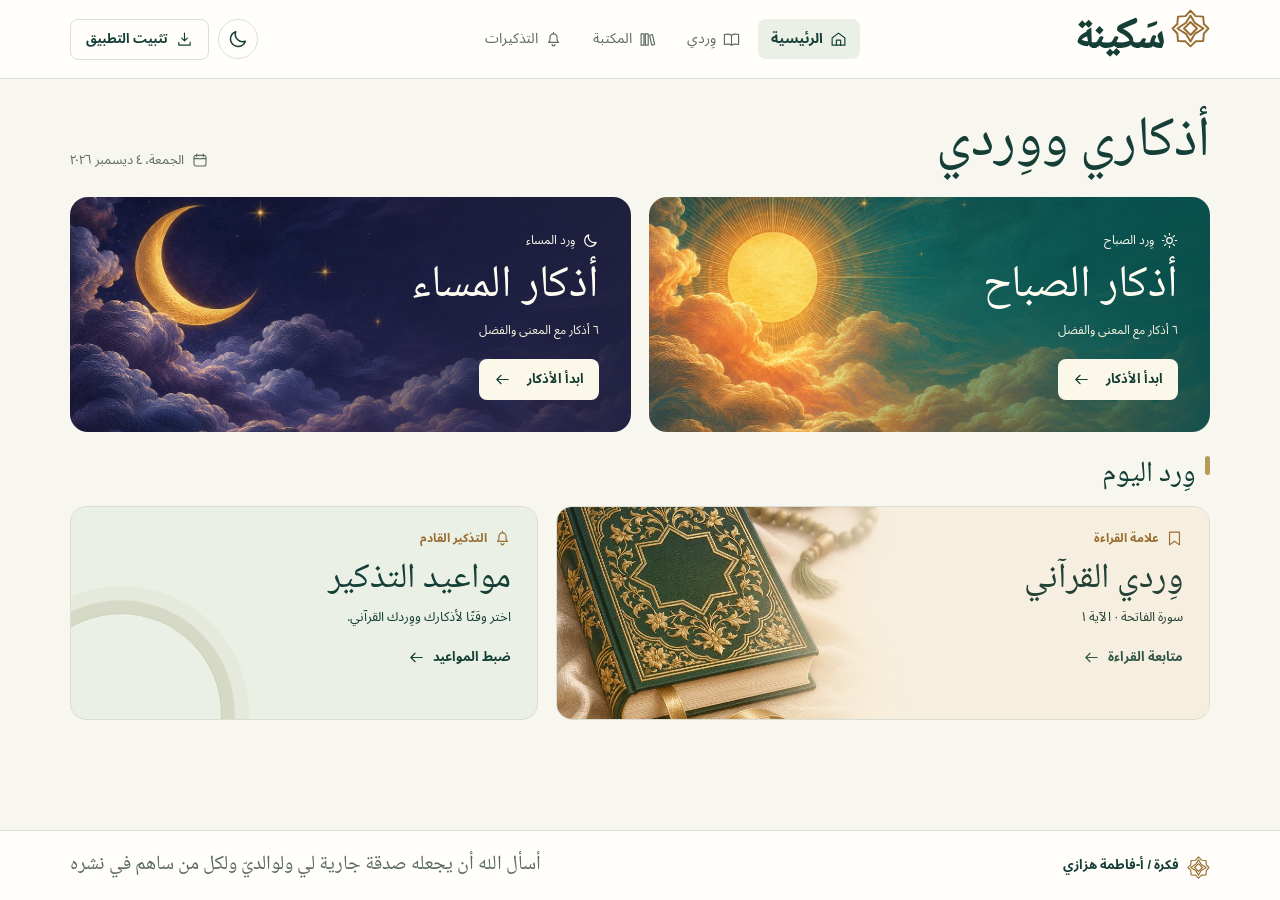
<file: index.html>
<!doctype html>
<html lang="ar" dir="rtl">
<head>
<meta charset="utf-8"><meta name="viewport" content="width=device-width,initial-scale=1,viewport-fit=cover"><meta name="theme-color" content="#f8f7f1"><meta name="apple-mobile-web-app-capable" content="yes"><meta name="apple-mobile-web-app-title" content="سكينة">
<title>سَكينة | أذكاري ووِردي</title><meta name="description" content="أذكار الصباح والمساء وفضلها، ووِرد القرآن الكريم وتذكيراتك اليومية.">
<link rel="manifest" href="./manifest.webmanifest"><link rel="icon" href="./assets/icon-192.png"><link rel="apple-touch-icon" href="./assets/apple-touch.png"><link rel="stylesheet" href="./style.css">
<script defer src="./quran-data.js"></script><script defer src="./content.js"></script><script defer src="./period.js"></script><script defer src="./reminders.js"></script><script defer src="./app.js"></script>
</head>
<body><a class="skip" href="#main">انتقل إلى المحتوى</a><header><div class="shell top"><a class="brand" href="#home" aria-label="سكينة، الرئيسية"><span class="brandmark" data-icon="rosette"></span><span>سَكينة</span></a><nav id="tabs" aria-label="التنقّل الرئيسي"></nav><div class="headtools"><button id="theme" class="iconbtn" aria-label="الوضع الليلي" title="تبديل المظهر"></button><button id="install" class="ghost install"><span data-icon="download"></span><span>تثبيت التطبيق</span></button></div></div></header>
<main id="main" class="shell" tabindex="-1"></main><noscript>يحتاج تطبيق سَكينة إلى تفعيل جافاسكربت.</noscript>
<footer><div class="shell foot"><div><span class="footer-flower" data-icon="rosette"></span><strong>فكرة / أ-فاطمة هزازي</strong></div><p>أسأل الله أن يجعله صدقة جارية لي ولوالديّ ولكل من ساهم في نشره</p></div></footer>
<dialog id="modal"><div class="dialoghead"><h2 id="modalTitle"></h2><button id="closeModal" class="iconbtn" aria-label="إغلاق"><span data-icon="close"></span></button></div><div id="modalBody"></div></dialog>
<div id="toast" role="status" aria-live="polite"></div>
</body></html>
</file>
<file: style.css>
@font-face{font-family:SakinahSans;src:url('./assets/sans.ttf')}@font-face{font-family:SakinahSans;src:url('./assets/sans-bold.ttf');font-weight:700}@font-face{font-family:SakinahNaskh;src:url('./assets/naskh.ttf')}*{box-sizing:border-box}html{scroll-padding-top:1rem}body{--paper:#f7f6ef;--surface:#fffefa;--ink:#143e36;--muted:#5c6b61;--line:#dcded3;--wash:#eaf0e6;--gold:#986d31;--soft:#f0ede4;--deep:#184d40;--accent:#b89a58;margin:0;background:var(--paper);color:var(--ink);font:15px/1.75 SakinahSans,Tahoma,Arial,sans-serif;min-height:100vh;display:flex;flex-direction:column;color-scheme:light}
body.dark{--paper:#102421;--surface:#17302b;--ink:#eff1df;--muted:#b5c4b8;--line:#375048;--wash:#233e36;--gold:#e0be7a;--soft:#24372f;--deep:#174b3e;--accent:#cfb477;color-scheme:dark}
a,button,input,select{font:inherit}a{color:inherit;text-decoration:none}button{color:inherit;cursor:pointer}button:disabled{cursor:default;opacity:.6}button,select,input{accent-color:#22604e}button{border:0;background:none}button:focus-visible,a:focus-visible,input:focus-visible,select:focus-visible,summary:focus-visible{outline:3px solid #d09738;outline-offset:4px}svg{display:inline-block;width:22px;height:22px;vertical-align:middle;flex:none}.shell{width:min(1140px,calc(100% - 80px));margin-inline:auto}header{background:var(--surface);border-bottom:1px solid var(--line)}.top,.headtools,nav,.brand,.ghost,.primary,.lightbtn,.pill,.textbtn,.row,.date,.meter-text,.actions,.eyeline,.foot>div,.sectionbar,.dialoghead,.notice,.refrow,.setting,.crumb{display:flex;align-items:center}.top{min-height:78px;justify-content:space-between;gap:20px}.brand{gap:9px;font:700 43px/1.25 SakinahNaskh,serif;letter-spacing:-1.5px}.brandmark svg{width:39px;height:39px;color:var(--gold)}nav{gap:5px}nav a{display:flex;align-items:center;gap:7px;padding:8px 13px;font-size:14px;color:var(--muted);border-radius:8px}nav a svg{width:17px;height:17px}nav a.active{background:var(--wash);color:var(--ink);font-weight:bold}.headtools{gap:9px}.iconbtn{width:40px;height:40px;display:grid;place-items:center;color:var(--ink);border:1px solid var(--line);border-radius:50%}.ghost,.primary,.lightbtn,.pill,.textbtn{justify-content:center;gap:8px;min-height:41px;border-radius:8px;font-weight:700;font-size:13px;padding:7px 15px}.ghost{border:1px solid var(--line);background:var(--surface)}.primary{background:#204f41;color:#fff}.primary:hover,.lightbtn:hover,.ghost:hover,.iconbtn:hover{filter:brightness(.94)}.primary svg,.ghost svg,.lightbtn svg,.textbtn svg{width:17px;height:17px}.lightbtn{color:#143d32;background:#fbf7e9;display:inline-flex}.textbtn{padding-inline:0;color:var(--gold);justify-content:flex-start}.skip{position:absolute;z-index:10;top:-100px}.skip:focus{top:0;background:white;padding:8px}main{flex:1;padding-block:29px 33px}main:focus{outline:none}h1,h2,h3,p{margin:0}h1,h2{font-family:SakinahNaskh,serif}h1{font-size:clamp(40px,4.4vw,64px);line-height:1.25;font-weight:normal}h2{font-size:32px;line-height:1.45}h3{font-size:15px}.muted,.desc,small{color:var(--muted)}.desc{margin-top:4px}.intro{display:flex;align-items:flex-end;justify-content:space-between;gap:15px;margin-bottom:19px}.date{gap:8px;font-size:13px;color:var(--muted);padding-bottom:7px}.date svg{width:16px}.twosky{display:grid;grid-template-columns:1fr 1fr;gap:18px}.sky{position:relative;isolation:isolate;overflow:hidden;border-radius:18px;color:#fffdf1;min-height:235px;display:flex;flex-direction:column;align-items:flex-start;justify-content:center;padding:27px 32px;background-position:center;background-size:cover}.morning-sky{background-color:#226c65;background-image:linear-gradient(270deg,#094e4be8 1%,#11565275 48%,transparent 72%),url('./assets/sky-0.webp')}.evening-sky{background-color:#24233f;background-image:linear-gradient(270deg,#20213fe8 1%,#2320406b 48%,transparent 72%),url('./assets/sky-1.webp')}.sky h2{font-size:clamp(35px,3.5vw,49px);font-weight:normal;margin:3px 0 1px}.eyeline{gap:7px;font-size:12px}.eyeline svg{width:17px;height:17px}.sky p{font-size:12px;color:#faf5df}.sky .lightbtn{margin-top:18px;min-width:120px;justify-content:space-between}.sectionbar{justify-content:space-between;gap:12px;margin:22px 0 10px}.sectionbar h2{font-size:29px;font-weight:normal}.sectionbar h2:before{content:"";display:inline-block;width:5px;height:19px;border-radius:4px;background:var(--accent);margin-left:9px;vertical-align:middle}.dashboard{display:grid;grid-template-columns:1.4fr 1fr;gap:18px}.panel,.qhero,.preview-rem{border:1px solid var(--line);border-radius:16px;background:var(--surface)}.qhero,.preview-rem{min-height:214px;padding:21px 26px}.qhero{position:relative;isolation:isolate;overflow:hidden;background:#f4ead4;color:#234137}.qhero:before{content:"";position:absolute;inset:0 33% 0 0;background:url('./assets/quran.webp') left center/cover no-repeat;z-index:-2}.qhero:after{content:"";position:absolute;inset:0;background:linear-gradient(to left,#f6efdf 31%,rgba(246,239,223,.97) 44%,rgba(246,239,223,0) 72%);z-index:-1}.qhero h2,.preview-rem h2{font-weight:normal;font-size:35px;margin:6px 0 0}.qhero p,.preview-rem p{font-size:13px}.qhero .textbtn{color:#315648;margin-top:8px}.preview-rem{background-color:var(--wash);position:relative;overflow:hidden}.preview-rem .eyeline,.qhero .eyeline{color:var(--gold);font-weight:700}.preview-rem .textbtn{color:var(--ink);margin-top:8px}.preview-rem:after{content:"";position:absolute;left:-50px;bottom:-95px;width:200px;height:200px;border-radius:50%;box-shadow:0 0 0 1px #adad8933,0 0 0 13px #adad891a,0 0 0 14px #adad8933,0 0 0 28px #adad8917;pointer-events:none}.foot{display:flex;gap:18px;justify-content:space-between;align-items:center;padding-block:17px}.foot>div{gap:8px}.foot p{color:var(--muted);font-family:SakinahNaskh,serif;font-size:20px}.foot strong{font-size:13px}.footer-flower{color:var(--gold)}.footer-flower svg{width:23px;height:23px}footer{border-top:1px solid var(--line);background:var(--surface)}
.panel{padding:23px 25px}.actions{gap:9px;flex-wrap:wrap;margin-top:16px}.two-col{display:grid;grid-template-columns:minmax(0,1.55fr) minmax(230px,.8fr);gap:18px;align-items:start}.stack{display:grid;gap:15px}.panel h2{font-size:28px}.panel h3{margin-bottom:8px}.crumb{color:var(--muted);gap:6px;font-size:13px;width:fit-content;margin-bottom:10px}.crumb svg{width:16px}.dhikr-head{min-height:130px;display:flex;align-items:center;justify-content:space-between;color:#fff;border-radius:12px;padding:22px;margin:-5px -5px 20px;background-size:cover;background-position:center}.dhikr-head h2{font-size:34px}.dhikr-head .eyeline{color:#fff2d3}.verse,.dhikr{font:normal clamp(26px,2.5vw,34px)/1.95 SakinahNaskh,serif;overflow-wrap:break-word}.dhikr p{margin-bottom:12px}.surahlabel{display:block;color:var(--gold);font:700 13px SakinahSans,sans-serif;margin:15px 0 7px}.countbtn{border-radius:11px;padding:10px 19px;min-width:150px}.refbox{margin-top:18px;border-top:1px solid var(--line);padding-top:14px}.refbox summary,details summary{cursor:pointer;font-weight:bold}.refbox p{margin:10px 0;color:var(--muted)}.source{color:var(--gold);font-size:13px;text-decoration:underline;text-underline-offset:4px}.indexbtn{width:100%;text-align:right;display:flex;align-items:center;gap:10px;border-top:1px solid var(--line);padding:12px 5px}.indexbtn span:last-child{margin-inline-start:auto;font-size:12px;color:var(--muted)}.indexbtn.current{color:var(--gold);font-weight:700}.indexbtn svg{width:17px}.progress{height:6px;background:var(--soft);border-radius:6px;overflow:hidden}.progress i{display:block;background:var(--accent);height:100%;border-radius:6px}.meter-text{justify-content:space-between;color:var(--muted);font-size:12px;margin:5px 0 8px}.reader{text-align:center}.reader .verse{padding:25px 6px;line-height:2.15;font-size:clamp(32px,3vw,43px)}.basmala{font:25px SakinahNaskh,serif;margin-top:14px;color:var(--gold)}.verse-num{font:18px SakinahNaskh,serif;color:var(--gold)}.reader .actions{justify-content:center}.fieldrow{display:flex;align-items:end;flex-wrap:wrap;gap:12px}.fieldrow label,.field{flex:1;min-width:100px;display:flex;flex-direction:column;gap:5px;font-size:13px;color:var(--muted)}input,select{max-width:100%;width:100%;min-height:44px;background:var(--surface);border:1px solid var(--line);border-radius:8px;padding:6px 10px;color:var(--ink)}.setting{gap:12px;padding:12px 0;border-top:1px solid var(--line)}.setting input[type=time]{margin-inline-start:auto;width:140px;text-align:center;font-size:15px}.switch{appearance:none;width:43px;min-height:25px;height:25px;flex:none;border-radius:22px;position:relative;background:var(--soft);padding:0;cursor:pointer;border:1px solid var(--muted)}.switch:before{content:"";position:absolute;top:3px;left:3px;width:17px;height:17px;border-radius:50%;background:var(--muted)}.switch:checked{background:#2b614e}.switch:checked:before{left:20px;background:#fff}.note{font-size:13px;color:var(--muted);margin-top:12px}.alarm-time{font-size:29px;color:var(--ink);font-variant-numeric:tabular-nums}.library{display:grid;grid-template-columns:1fr 1fr;gap:18px;align-items:start}.refrow{gap:12px;padding:14px 0;border-top:1px solid var(--line)}.refrow:hover{color:var(--gold)}.refrow .tile{display:grid;place-items:center;background:var(--wash);width:43px;height:43px;border-radius:10px}.refrow small{display:block;font-size:12px}.refrow>.out{margin-inline-start:auto;color:var(--muted)}.out svg{width:16px}.dialoghead{justify-content:space-between;gap:18px;margin-bottom:12px}.dialoghead h2{font-size:30px}dialog{width:min(460px,calc(100% - 28px));margin:auto;border:1px solid var(--line);background:var(--surface);color:var(--ink);border-radius:18px;padding:24px;box-shadow:0 20px 80px #092c2933}dialog::backdrop{background:#09252480}dialog li{margin:9px 0}dialog p{margin:8px 0}.modal-actions{display:grid;gap:10px;margin-top:15px}#toast{z-index:20;position:fixed;bottom:24px;left:50%;transform:translateX(-50%);max-width:90%;width:max-content;border-radius:12px;color:white;background:#214b3f;box-shadow:0 4px 24px #172a2926;font-size:14px;padding:10px 20px;pointer-events:none}#toast:empty{display:none}.dark .qhero .eyeline{color:#765624}.dark .qhero .textbtn{color:#234137}.iconbtn:hover,nav a:hover{background:var(--wash)}button,a,input,select,summary{-webkit-tap-highlight-color:transparent}.reader-meta{font-size:13px;color:var(--muted)}.notice{gap:8px}.notice svg{color:var(--gold)}.timer-info{margin-top:10px}.full{width:100%}
@media(min-width:1500px){.shell{width:min(1240px,calc(100% - 110px))}.sky{min-height:266px}main{padding-block:40px}}
@media(max-width:900px){.shell{width:calc(100% - 44px)}nav a{padding-inline:9px}.top{gap:8px}.top nav svg{display:none}.install{padding-inline:10px}.dashboard{grid-template-columns:1.25fr 1fr}.two-col{grid-template-columns:1.35fr .8fr}}
@media(max-width:690px){.shell{width:calc(100% - 32px)}.top{min-height:60px;flex-wrap:wrap;padding-top:5px;gap:0}.brand{font-size:35px}.brandmark svg{width:30px;height:30px}.headtools{margin-inline-start:auto}.headtools .iconbtn{width:34px;height:34px}.install{min-height:34px;font-size:11px}.top nav{order:3;width:100%;margin:6px 0;gap:2px;justify-content:space-between}.top nav a{font-size:12px;gap:5px;padding:5px 8px}.top nav svg{display:block;width:15px;height:15px}main{padding-block:19px 25px}.intro{display:block;margin-bottom:14px}.intro h1{font-size:42px}.date{font-size:11px;padding:0}.date svg{width:14px}.twosky,.dashboard,.two-col,.library{grid-template-columns:1fr;gap:12px}.sky{min-height:174px;padding:16px 24px;background-position:center 47%;border-radius:14px}.sky h2{font-size:37px}.sky .lightbtn{margin-top:10px}.sky p{font-size:11px}.lightbtn{min-height:35px}.sectionbar{margin:18px 0 9px}.qhero,.preview-rem{min-height:154px;padding:14px 20px}.qhero h2,.preview-rem h2{font-size:31px}.foot{flex-direction:column;gap:3px;text-align:center}.foot p{font-size:17px}.panel{padding:17px}.dhikr-head{min-height:110px}.two-col{align-items:start}.setting input[type=time]{width:112px}.setting{gap:7px}.setting b{font-size:13px}.reader .verse{padding:20px 0}.multi .ghost,.multi .primary{padding-inline:10px}.actions{gap:7px}.foot{padding-block:13px}}
@media(max-width:360px){.shell{width:calc(100% - 22px)}.top nav svg{display:none}.sky{padding-inline:17px}.setting input[type=time]{width:95px}.panel{padding:13px}.ghost,.primary{padding-inline:10px}}
[hidden]{display:none!important}
.book-action{padding:0 55px 12px 0;margin-top:-6px}
.book-action a{color:var(--gold);font-size:13px;text-decoration:underline;text-underline-offset:3px;display:inline-flex;align-items:center;gap:6px;padding:3px 0}
.book-action svg{width:15px;height:15px}

.sakinah-reader{display:block;width:100%;height:78vh;height:clamp(420px,calc(100dvh - 172px),1200px);border:1px solid var(--line);background:var(--surface);border-radius:12px}
</file>
